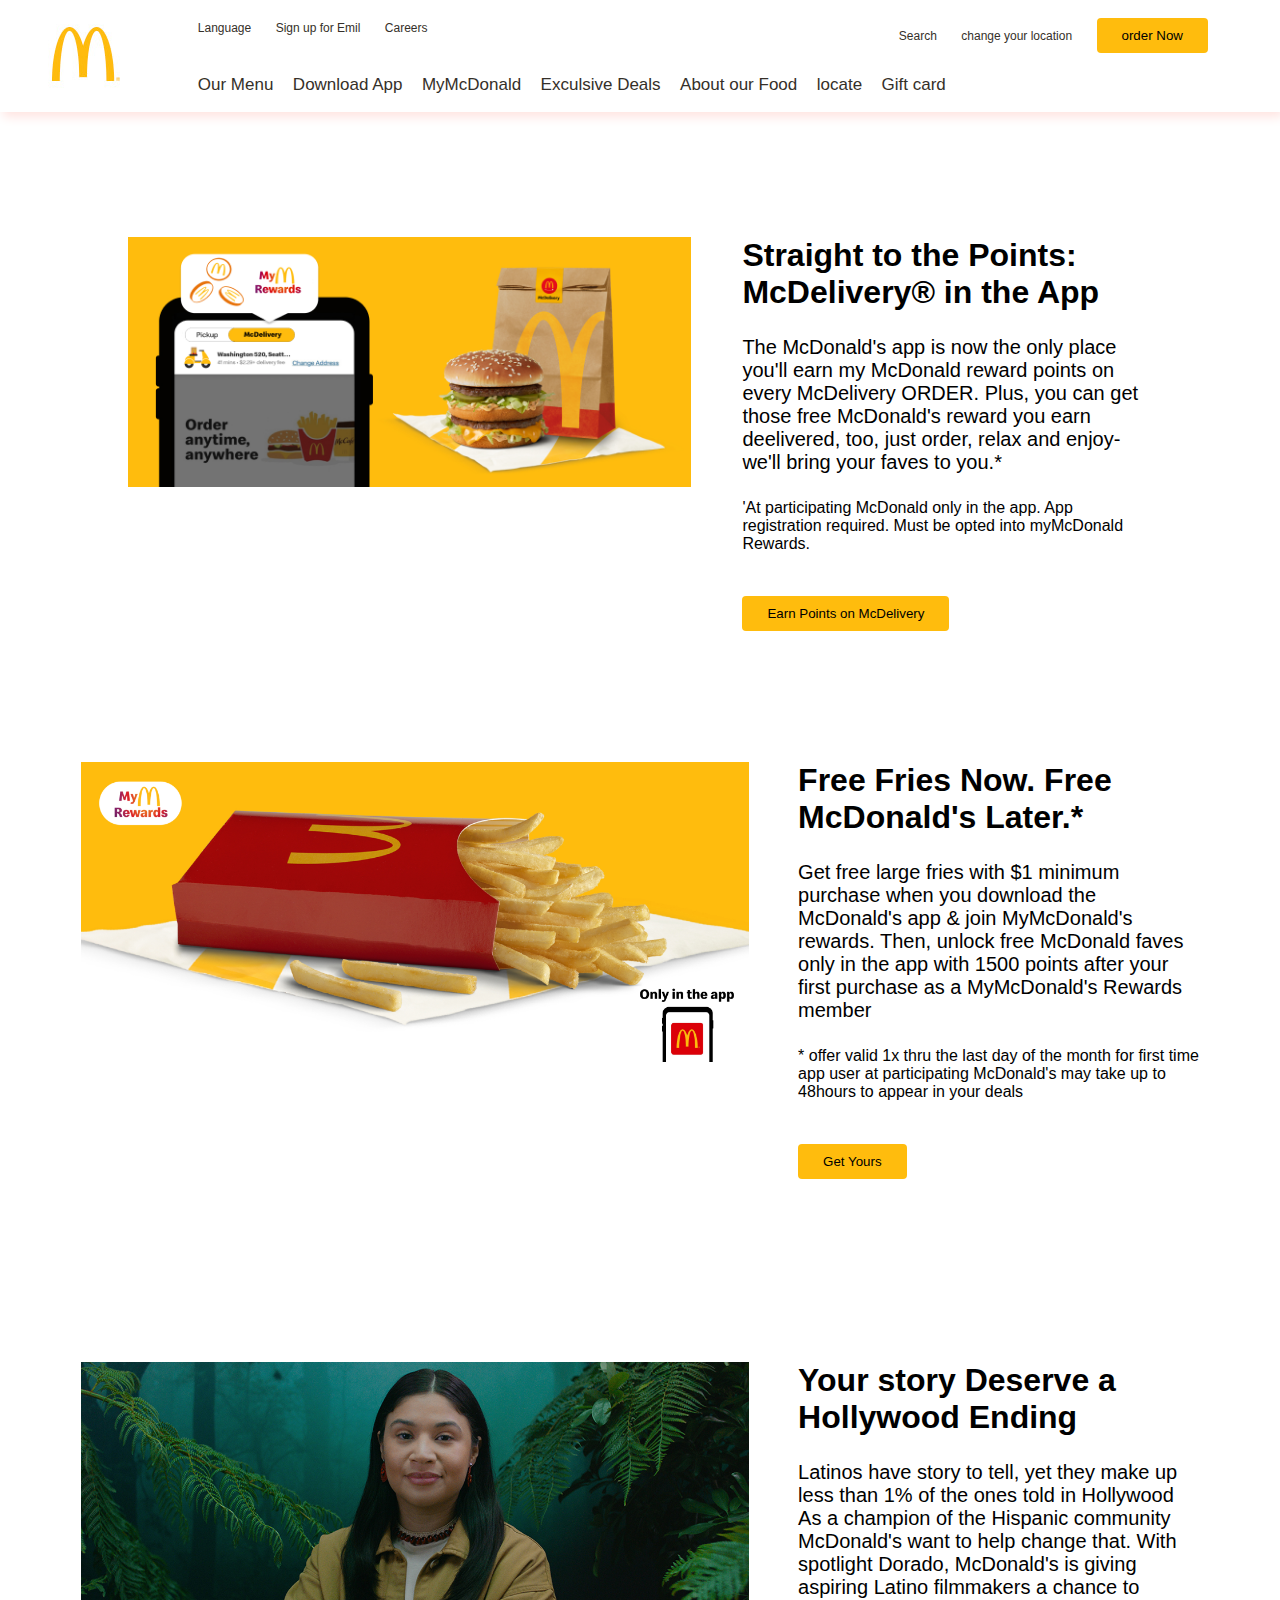
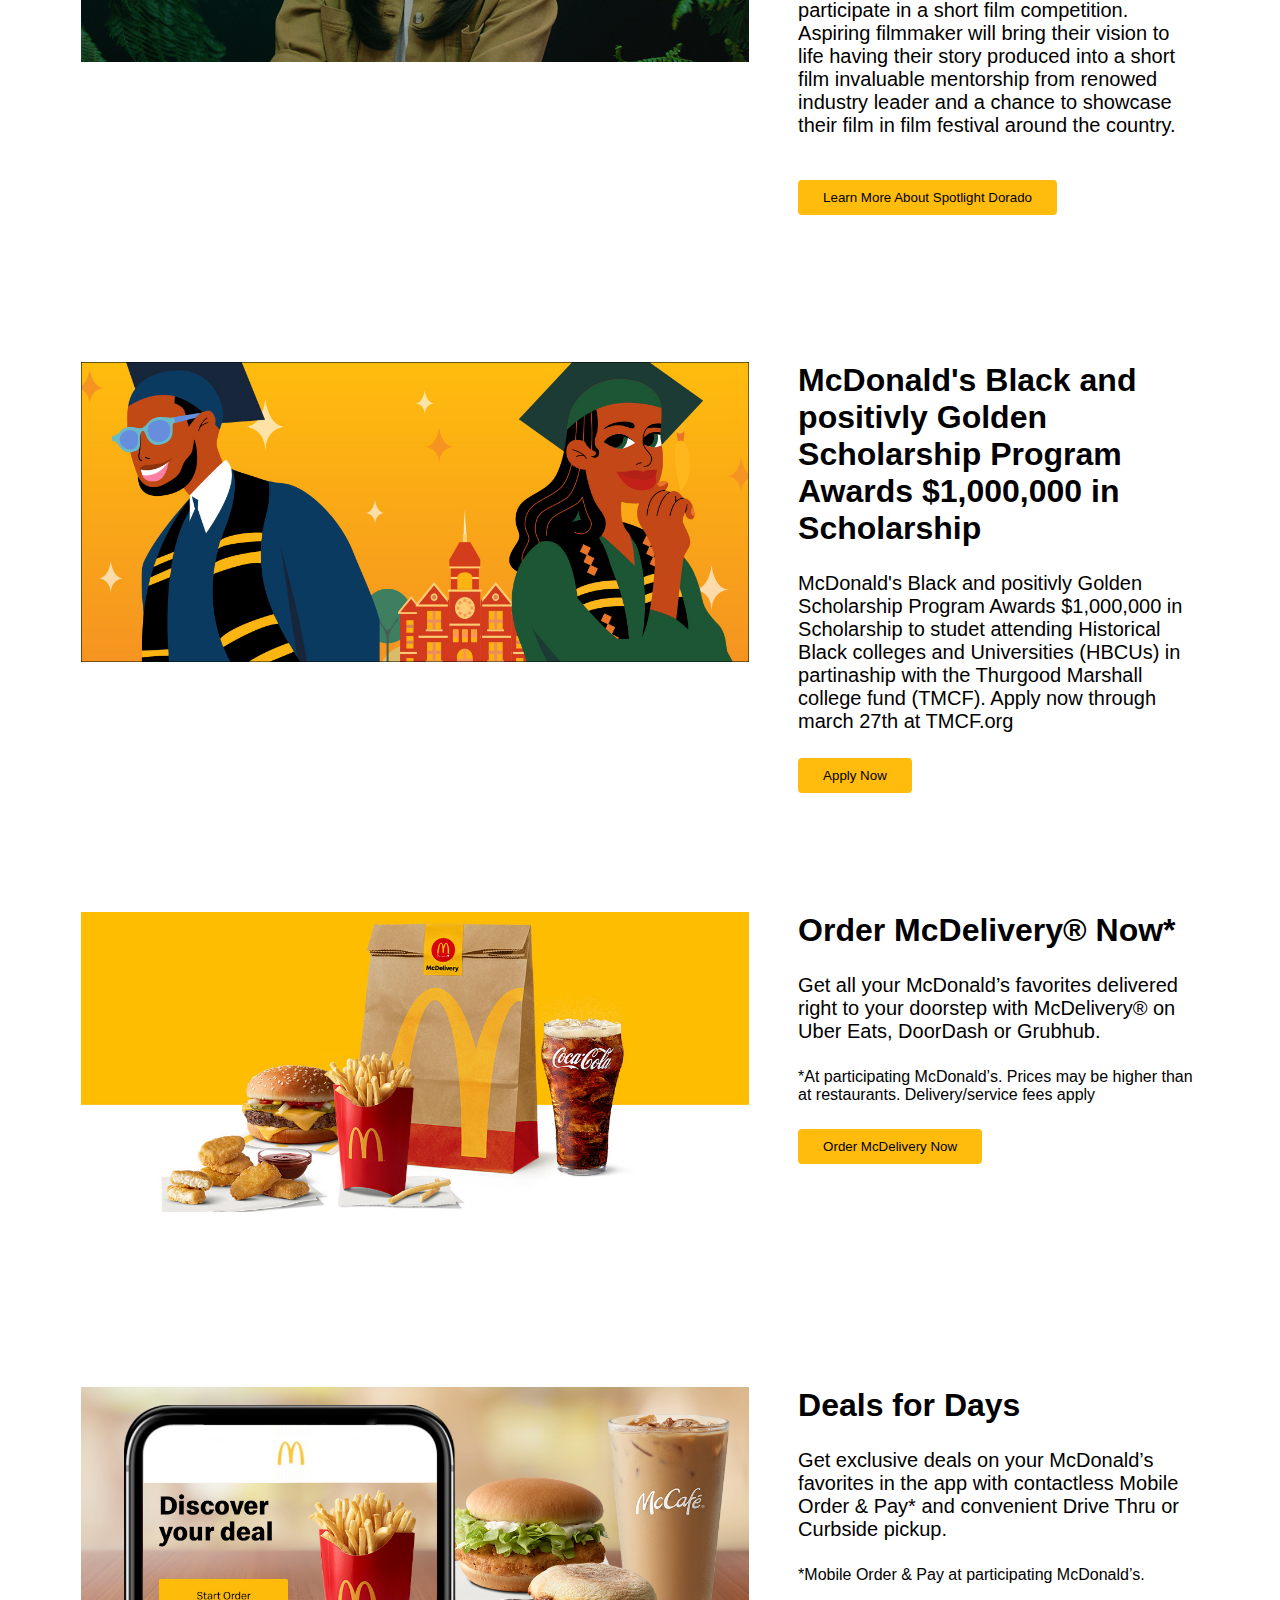
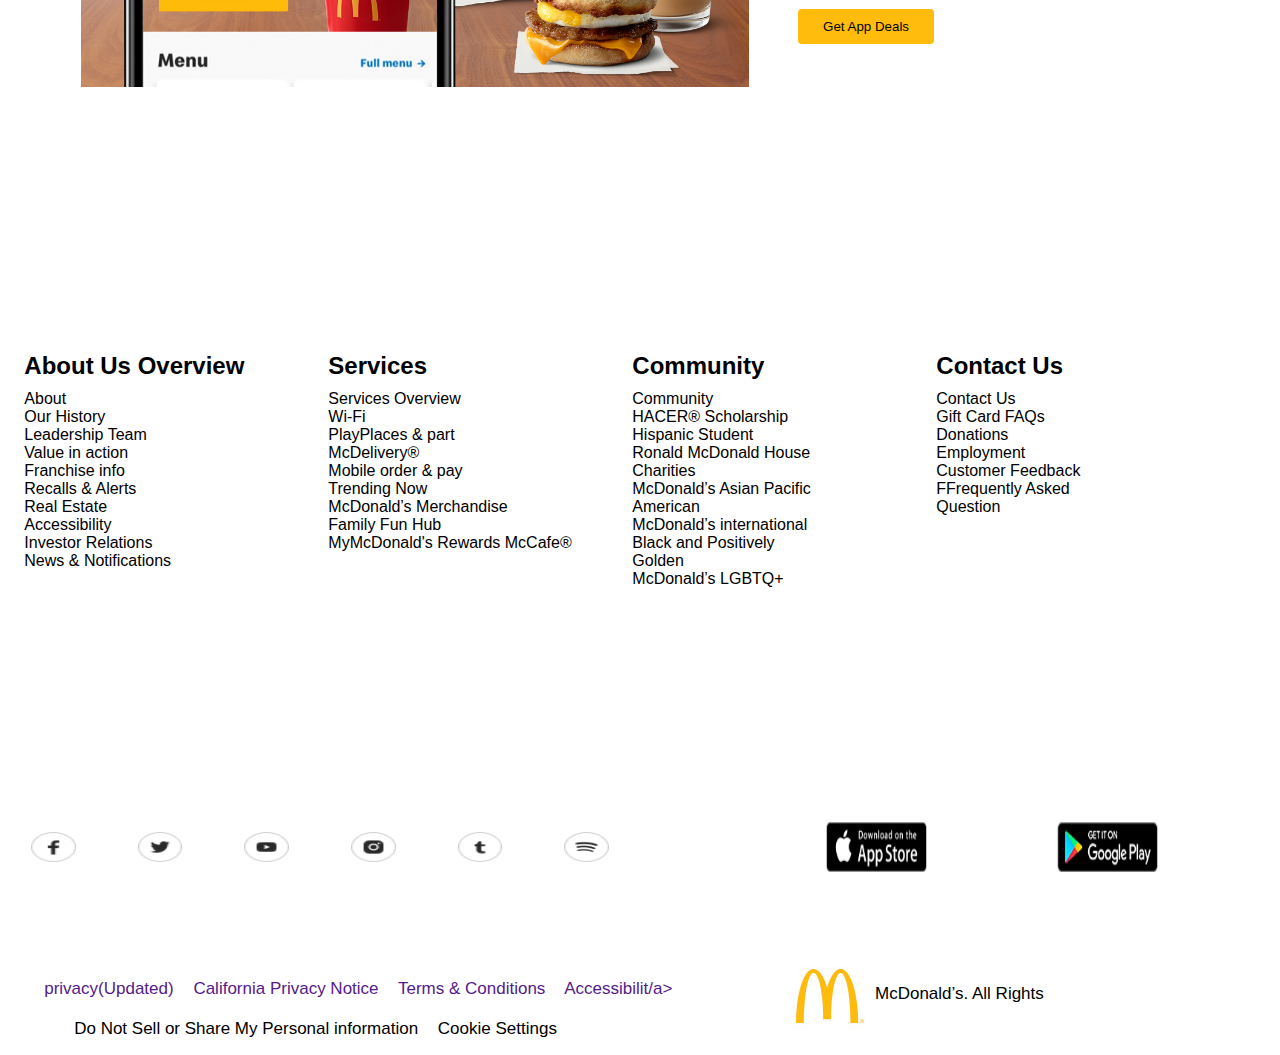
<file: index.html>
<!DOCTYPE html>
<html lang="en">
<head>
    <meta charset="UTF-8">
    <meta http-equiv="X-UA-Compatible" content="IE=edge">
    <meta name="viewport" content="width=device-width, initial-scale=1.0">
    <title>class1</title>
    <link rel="stylesheet" href="index.css">
</head>
<body>
    <div class="nav">
      <div class="navBar">
        <div class="logo"><img src="./images/mc donalds logo.jpg" alt=""></div>
        <div class="mainMenu">
            <div class="Menu1">
            <div>
                <a href="">Language</a>
                <a href="file:///C:/Users/EBUBE%20AFOREKEZIE/Desktop/Rework/Lab%20class/class1/Email.html">Sign up for Emil</a>
                <a href="">Careers</a>
            </div>
            <div class="Menu1-left">
                <a href="">Search</a>
                <a class="location" href="">change your location</a>
                <button>order Now</button>
            </div>
          </div>

          <div class="Menu2">
             <a href="">Our Menu</a>
             <a href="">Download App</a>
             <a href="">MyMcDonald</a>
             <a href="file:///C:/Users/EBUBE%20AFOREKEZIE/Desktop/Rework/Lab%20class/class1/index.html">Exculsive Deals</a>
             <a href="">About our Food</a> 
             <a href="">locate</a>
             <a href="">Gift card</a>
          </div>
        </div>
      </div>
     </div>

     <div class="section1">
        <div class="first"><img src="./images/mc-image1.jpg" alt=""></div>
        <div class="second"><h1>Straight to the Points: McDelivery&reg; in the App</h1>
     <h5>The McDonald's app is now the only place you'll earn my McDonald reward points on every McDelivery ORDER. Plus, you can get those free McDonald's reward you earn deelivered, too, just order, relax and enjoy-
        we'll bring your faves to you.*</h5>
        <p>
        'At participating McDonald only in the app. App registration required. Must be opted
        into myMcDonald Rewards.
      </p>
     <br>
     <button>Earn Points on McDelivery</button></div>
     
     </div>

     <div class="section2">
        <div class="first"><img src="./images/mc-image2.jpg" alt=""></div>
        <div class="second"><h1>Free Fries Now. Free McDonald's Later.*</h1>
     <h5>Get free large fries with $1 minimum purchase when you download the McDonald's app & join MyMcDonald's rewards. Then, unlock free McDonald faves only in the app with 1500 points after your first purchase as a MyMcDonald's Rewards member </h5>
        <p>
        * offer valid 1x thru the last day of the month for first time app user at participating McDonald's may take up to 48hours to appear in your deals
     </p>
     <br>
     <button>Get Yours</button></div>
     </div>
      <div class="section3">
        <div class="first"><img src="./images/mc-image3.jpg" alt=""></div>
        <div class="second"><h1>Your story Deserve a Hollywood Ending</h1>
     <h5>Latinos have story to tell, yet they make up less than 1% of the ones told in Hollywood As a champion of the Hispanic community McDonald's want to help change that. With spotlight Dorado, McDonald's is giving aspiring Latino filmmakers a chance to participate in a short film competition. Aspiring filmmaker will bring their vision to life  having their story produced into a short film invaluable mentorship from renowed industry leader and a chance to showcase their film in film festival around the country.</h5>
     <br>
     <button>Learn More About Spotlight Dorado</button></div>
     </div>

     <div class="section4">
        <div class="first"><img src="./images/mc-image4.jpg" alt=""></div>
        <div class="second"><h1>McDonald's Black and positivly Golden Scholarship Program Awards $1,000,000 in  Scholarship</h1>
            <h5>McDonald's Black and positivly Golden Scholarship Program Awards $1,000,000 in  Scholarship to studet attending Historical Black colleges and Universities (HBCUs) in partinaship with the Thurgood Marshall college fund (TMCF). Apply now through march 27th at TMCF.org</h5>
            <button>Apply Now</button>
       </div>
     </div>

     <div class="section5">
        <div class="first"><img src="./images/mc-image5.jpg" alt=""></div>
        <div class="second"><h1>Order McDelivery&reg; Now*</h1>
            <h5>Get all your McDonald’s favorites delivered right to your doorstep with McDelivery® on Uber Eats, DoorDash or Grubhub.</h5>
            <p>*At participating McDonald’s. Prices may be higher than at restaurants. Delivery/service fees apply</p>
            <button>Order McDelivery Now</button>
        </div>
        </div>
    
        <div class="section6">
            <div class="first"><img src="./images/mc-image6.jpg" alt=""></div>
            <div class="second"><h1>Deals for Days</h1>
                <h5>Get exclusive deals on your McDonald’s favorites in the app with contactless Mobile Order & Pay* and convenient Drive Thru or Curbside pickup.</h5>
                <p>*Mobile Order & Pay at participating McDonald’s.</p>
                <button>Get App Deals</button>
            </div>
            </div>

            <div class="infor">
                <div>
                    <h2>About Us Overview</h2>
                    <p>
                     About <br>
                     Our History <br>
                     Leadership Team <br>
                     Value in action <br>
                     Franchise info <br>
                     Recalls & Alerts <br>
                     Real Estate <br>
                     Accessibility <br>
                     Investor Relations <br>
                     News & Notifications
                    </p>
                </div>
                <div>
                    <h2>Services</h2>
                    <p>
                        Services Overview <br>
                        Wi-Fi <br>
                        PlayPlaces & part <br>
                        McDelivery&reg; <br>
                        Mobile order & pay <br>
                        Trending Now <br>
                        McDonald’s Merchandise <br>
                        Family Fun Hub <br>
                        MyMcDonald's Rewards
                        McCafe&reg;
                    </p>
                </div>
                <div>
                  <h2>Community</h2>
                  <p>
                  Community <br>
                  HACER&reg; Scholarship <br>
                  Hispanic Student <br>
                  Ronald McDonald House <br>
                  Charities <br>
                  McDonald’s Asian Pacific <br>
                  American <br>
                  McDonald’s international <br>
                  Black and Positively <br>
                  Golden <br>
                  McDonald’s LGBTQ+
                 </p>  
                </div>

               <div>
                <h2>Contact Us</h2>
                <p>
                    Contact Us <br>
                    Gift Card FAQs <br>
                    Donations <br>
                    Employment <br>
                    Customer Feedback <br>
                    FFrequently Asked <br>
                    Question 
                </p>
               </div>
            </div>
       
    <div class="first-footer">
        <div class="link">
            <div><img src="./images/mc-facebook.png" alt=""></div>
            <div><img src="./images/mc-twitter.png" alt=""></div>
            <div><img src="./images/mc-youtube.png" alt=""></div>
            <div><img src="./images/mc-instagram.png" alt=""></div>
            <div><img src="./images/mc-tumblr.png" alt=""></div>
            <div><img src="./images/mc-spotify.png" alt=""></div>
        </div>
        <div class="download">
            <div><img src="./images/mc-app_store_badge.png" alt=""></div>
            <div><img src="./images/mc-google_play_badge.png" alt=""></div>
        </div>
    </div>

    <div class="second-footer">
        <div class="mom">
            <div class="child1">
                <a href="">privacy(Updated)</a>
                <a href="">California Privacy Notice</a>
                <a href="">Terms & Conditions</a>
                <a href="">Accessibilit/a>
            </div>
            <div class="child2">
                <a href=""></a>Do Not Sell or Share My Personal information
              <a href=""></a>Cookie Settings</div>
        </div>
        <div class="one"><img src="./images/mc-arches-logo_108x108.jpg" alt=""></div>
        <div class="last"> <p> McDonald’s. All Rights </p></div>
    </div>
</body>
</html>
</file>
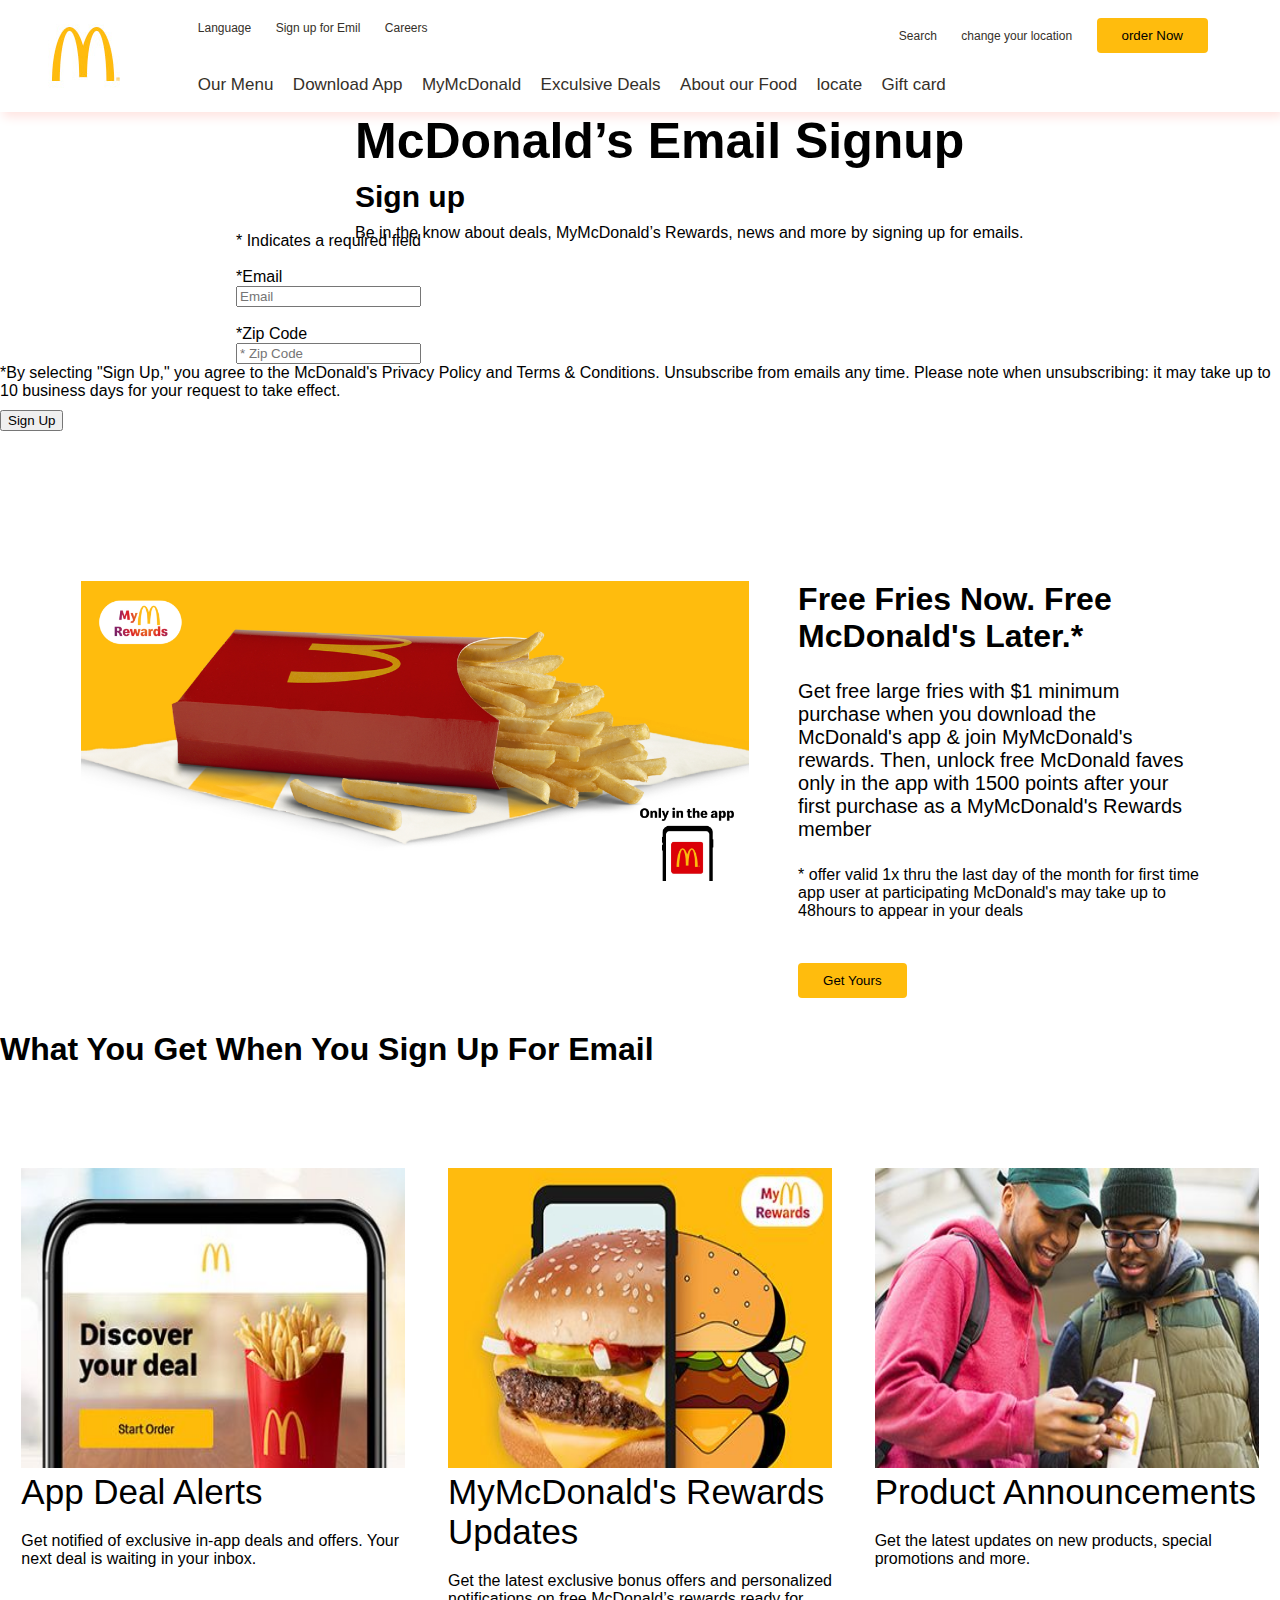
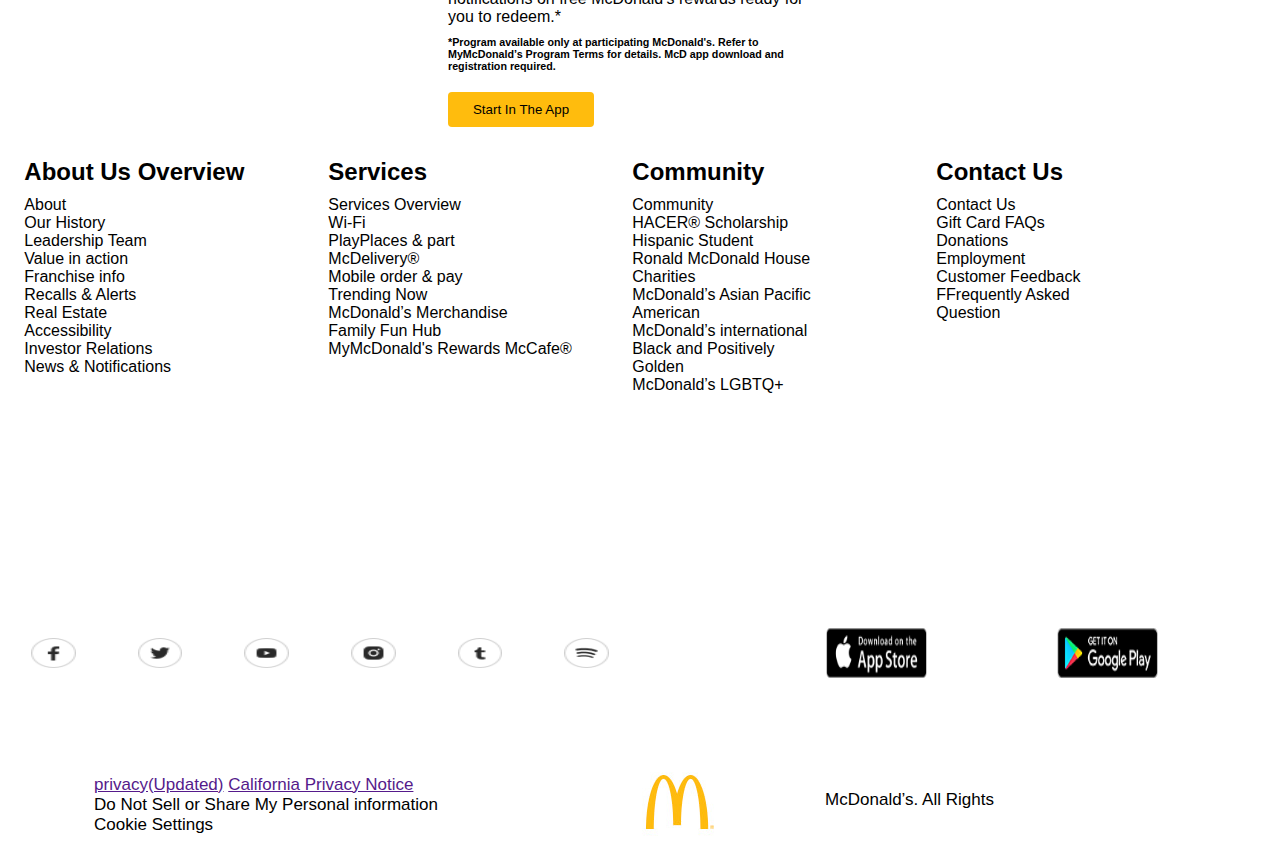
<file: Email.html>
<!DOCTYPE html>
<html lang="en">
<head>
    <meta charset="UTF-8">
    <meta http-equiv="X-UA-Compatible" content="IE=edge">
    <meta name="viewport" content="width=device-width, initial-scale=1.0">
    <title>Document</title>
    <link rel="stylesheet" href="index.css">
</head>
<body>
    <div class="nav">
        <div class="navBar">
          <div class="logo"><img src="./images/mc donalds logo.jpg" alt=""></div>
          <div class="mainMenu">
              <div class="Menu1">
              <div>
                  <a href="">Language</a>
                  <a href="file:///C:/Users/EBUBE%20AFOREKEZIE/Desktop/Rework/Lab%20class/class1/Email.html">Sign up for Emil</a>
                  <a href="">Careers</a>
              </div>
              <div class="Menu1-left">
                  <a href="">Search</a>
                  <a class="location" href="">change your location</a>
                  <button>order Now</button>
              </div>
            </div>
  
            <div class="Menu2">
               <a href="">Our Menu</a>
               <a href="">Download App</a>
               <a href="">MyMcDonald</a>
               <a href="file:///C:/Users/EBUBE%20AFOREKEZIE/Desktop/Rework/Lab%20class/class1/index.html">Exculsive Deals</a>
               <a href="">About our Food</a> 
               <a href="">locate</a>
               <a href="">Gift card</a>
            </div>
          </div>
        </div>
       </div>

       <div class="head">
        <h1>McDonald’s Email Signup</h1>
        <h3>Sign up</h3>
        <p>Be in the know about deals, MyMcDonald’s Rewards, news and more by signing up for emails.</p>
       </div>

      <div class="zip"> <form >
        <label >* Indicates a required field</label><br><br>

        <label >*Email</label>
        <br>
        <input type="email" placeholder="Email">
        <br>
        <br>
        <label>*Zip Code</label><br>
        <input type="text" placeholder="* Zip Code">
       </form>
      </div>   
       <div class="head1">
        <p>*By selecting "Sign Up," you agree to the McDonald's Privacy Policy and Terms & Conditions. Unsubscribe from emails any time. Please note when unsubscribing: it may take up to 10 business days for your request to take effect.</p>
        <button>Sign Up</button>
        </div>
      
        <div class="section1-e">
            <div class="first"><img src="./images/mc-image2.jpg" alt=""></div>
        <div class="second"><h1>Free Fries Now. Free McDonald's Later.*</h1>
     <h5>Get free large fries with $1 minimum purchase when you download the McDonald's app & join MyMcDonald's rewards. Then, unlock free McDonald faves only in the app with 1500 points after your first purchase as a MyMcDonald's Rewards member </h5>
        <p>
        * offer valid 1x thru the last day of the month for first time app user at participating McDonald's may take up to 48hours to appear in your deals
     </p>
     <br>
     <button>Get Yours</button></div>
        </div>

        <div class="section2-e">
            <h1>What You Get When You Sign Up For Email</h1>

            <div class="image-sec">
                <div><img src="./images/app deal alerts.jpg" alt="">
                <h3>App Deal Alerts</h3>
                  <p>Get notified of exclusive in-app deals and offers. Your next deal is waiting in your inbox.</p></div>
                <div>
                    <img src="./images/mc-reward.jpg" alt="">
                    <h3>MyMcDonald's Rewards Updates</h3>
                 <p>Get the latest exclusive bonus offers and personalized notifications on free McDonald’s rewards ready for you to redeem.*</p>
                 <h6>*Program available only at participating McDonald's. Refer to MyMcDonald’s Program Terms for details. McD app download and registration required.</h6>

                 <button>Start In The App</button>
                </div>
                <div>
                    <img src="./images/product anocement.jpg" alt="">
                    <h3>Product Announcements</h3>
                    <p>Get the latest updates on new products, special promotions and more.</p>
                </div>
            </div>
        </div>

        <div class="infor">
            <div>
                <h2>About Us Overview</h2>
                <p>
                 About <br>
                 Our History <br>
                 Leadership Team <br>
                 Value in action <br>
                 Franchise info <br>
                 Recalls & Alerts <br>
                 Real Estate <br>
                 Accessibility <br>
                 Investor Relations <br>
                 News & Notifications
                </p>
            </div>
            <div>
                <h2>Services</h2>
                <p>
                    Services Overview <br>
                    Wi-Fi <br>
                    PlayPlaces & part <br>
                    McDelivery&reg; <br>
                    Mobile order & pay <br>
                    Trending Now <br>
                    McDonald’s Merchandise <br>
                    Family Fun Hub <br>
                    MyMcDonald's Rewards
                    McCafe&reg;
                </p>
            </div>
            <div>
              <h2>Community</h2>
              <p>
              Community <br>
              HACER&reg; Scholarship <br>
              Hispanic Student <br>
              Ronald McDonald House <br>
              Charities <br>
              McDonald’s Asian Pacific <br>
              American <br>
              McDonald’s international <br>
              Black and Positively <br>
              Golden <br>
              McDonald’s LGBTQ+
             </p>  
            </div>

           <div>
            <h2>Contact Us</h2>
            <p>
                Contact Us <br>
                Gift Card FAQs <br>
                Donations <br>
                Employment <br>
                Customer Feedback <br>
                FFrequently Asked <br>
                Question 
            </p>
           </div>
        </div>
   
<div class="first-footer">
    <div class="link">
        <div><img src="./images/mc-facebook.png" alt=""></div>
        <div><img src="./images/mc-twitter.png" alt=""></div>
        <div><img src="./images/mc-youtube.png" alt=""></div>
        <div><img src="./images/mc-instagram.png" alt=""></div>
        <div><img src="./images/mc-tumblr.png" alt=""></div>
        <div><img src="./images/mc-spotify.png" alt=""></div>
    </div>
    <div class="download">
        <div><img src="./images/mc-app_store_badge.png" alt=""></div>
        <div><img src="./images/mc-google_play_badge.png" alt=""></div>
    </div>
</div>

<div class="second-footer">
    <div class="mom">
        <div>
            <a href="">privacy(Updated)</a>
            <a href="">California Privacy Notice</a>
            <a href=""></a>
            <a href=""></a>
        </div>
        <div><a href=""></a>Do Not Sell or Share My Personal information</div>
        <div><a href=""></a>Cookie Settings</div>
    </div>
    <div class="one"><img src="./images/mc-arches-logo_108x108.jpg" alt=""></div>
    <div class="last"> <p> McDonald’s. All Rights </p></div>
</div>
</body>
</html>
</file>
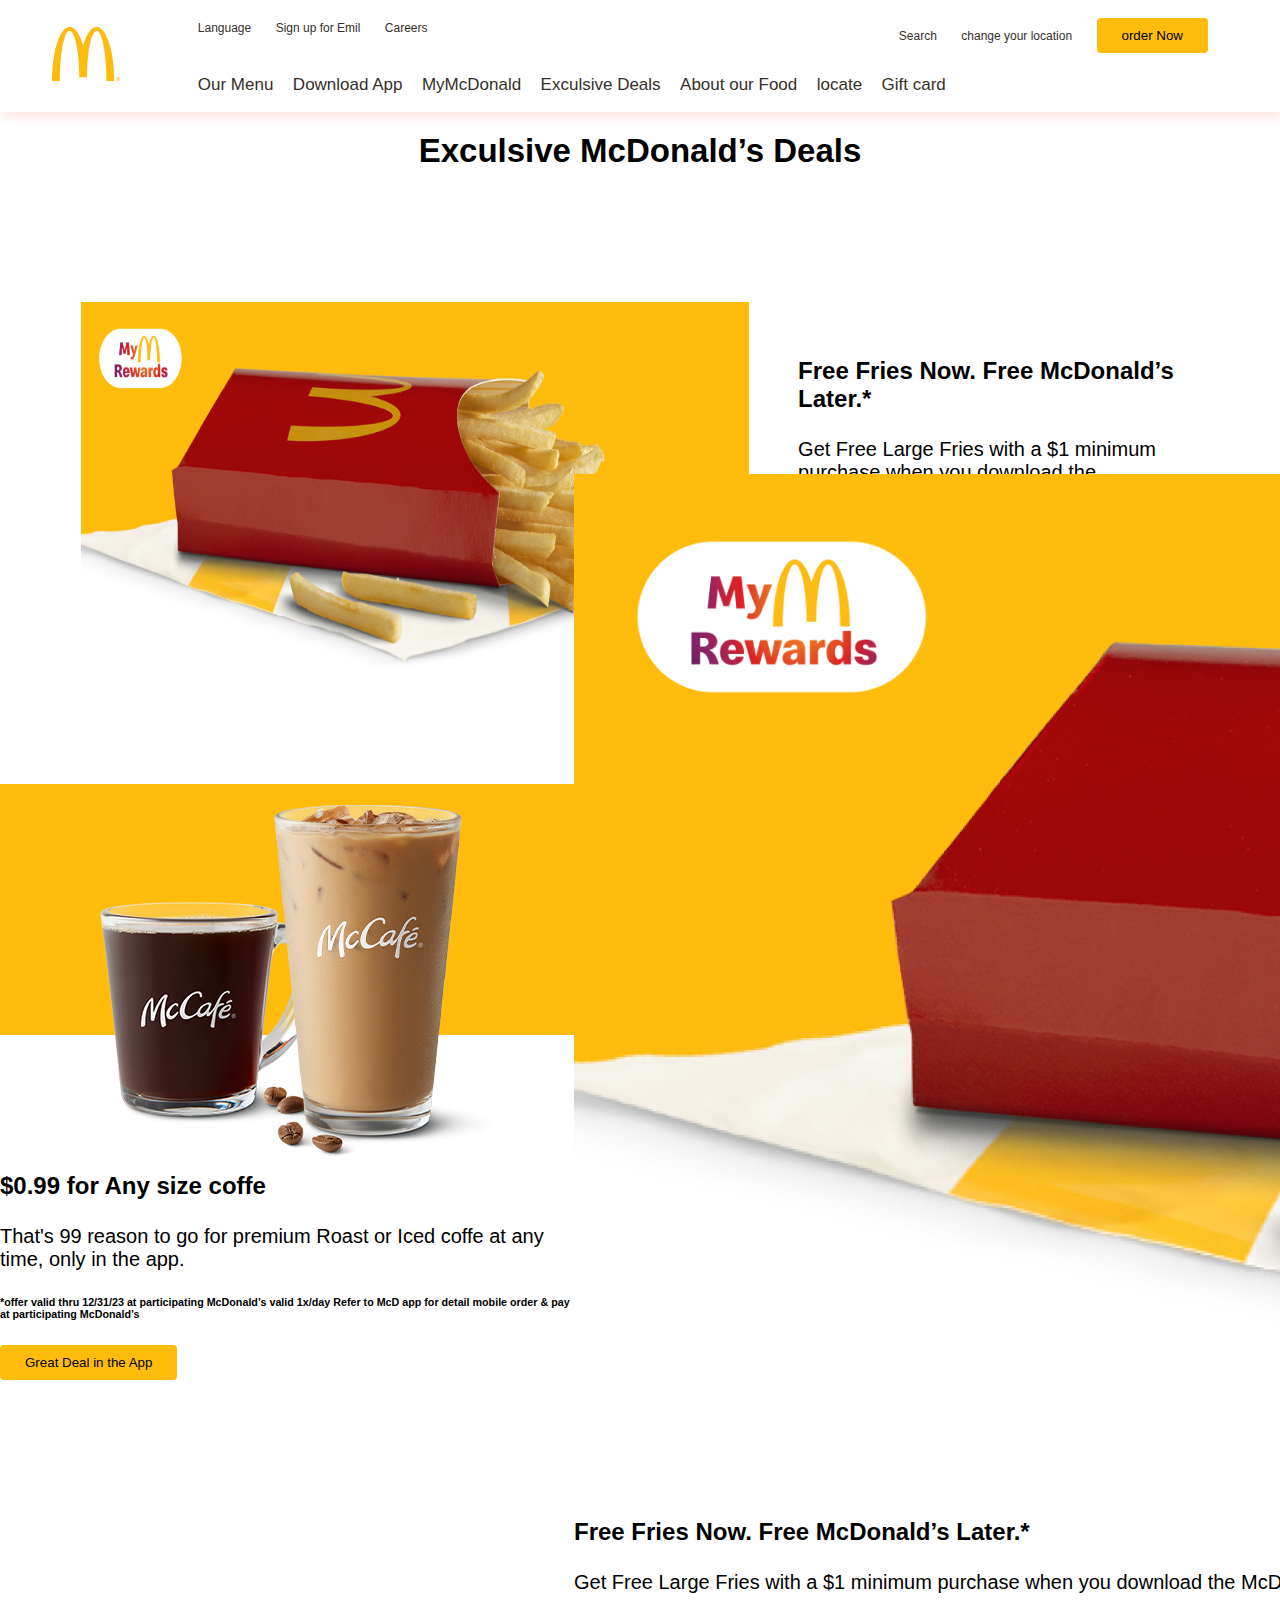
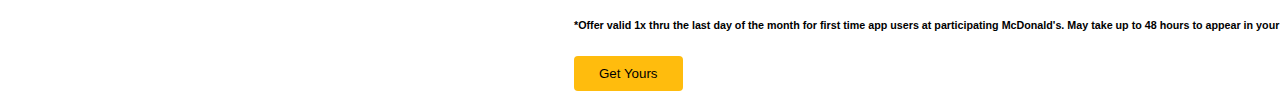
<file: exculsive deals.html>
<!DOCTYPE html>
<html lang="en">
<head>
    <meta charset="UTF-8">
    <meta http-equiv="X-UA-Compatible" content="IE=edge">
    <meta name="viewport" content="width=device-width, initial-scale=1.0">
    <title>Document</title>
    <link rel="stylesheet" href="index.css">
</head>
<body>
    <div class="nav">
        <div class="navBar">
          <div class="logo"><img src="./images/mc donalds logo.jpg" alt=""></div>
          <div class="mainMenu">
              <div class="Menu1">
              <div>
                  <a href="">Language</a>
                  <a href="file:///C:/Users/EBUBE%20AFOREKEZIE/Desktop/Rework/Lab%20class/class1/Email.html">Sign up for Emil</a>
                  <a href="">Careers</a>
              </div>
              <div class="Menu1-left">
                  <a href="">Search</a>
                  <a class="location" href="">change your location</a>
                  <button>order Now</button>
              </div>
            </div>
  
            <div class="Menu2">
               <a href="">Our Menu</a>
               <a href="">Download App</a>
               <a href="">MyMcDonald</a>
               <a href="file:///C:/Users/EBUBE%20AFOREKEZIE/Desktop/Rework/Lab%20class/class1/index.html">Exculsive Deals</a>
               <a href="">About our Food</a> 
               <a href="">locate</a>
               <a href="">Gift card</a>
            </div>
          </div>
        </div>
       </div>


       <div class="notep">
        <h2>Exculsive McDonald’s Deals</h2>
       </div>

       <div class="section1-ed">
        <div class="banner-ed"><img src="./images/mc-image2.jpg" alt=""></div>
        <div class="np">
            <h2>Free Fries Now. Free McDonald’s Later.*</h2>
            <p>Get Free Large Fries with a $1 minimum purchase when you download the McDonald’s app & join MyMcDonald’s Rewards. Then, unlock free McDonald’s faves only in the app with 1500 points after your first purchase as a MyMcDonald’s Rewards member.</p>
            <h6>*Offer valid 1x thru the last day of the month for first time app users at participating McDonald's. May take up to 48 hours to appear in your deals. Excludes delivery. Excludes tax. Free MyMcDonald’s Rewards points valid 1x thru 12/31/23 for first time MyMcDonald’s Rewards users. Program available only at participating McDonald’s. McD app download and registration required.</h6>
            <button>Get Yours</button>
        </div>  
       </div>

     <div class="section2-ed">
        <div class="class1">
            <div class="banner-ed"><img src="./images/mc-cafe.png" alt=""></div>
        <div class="np">
            <h2>$0.99 for Any size coffe</h2>
            <p>That's 99 reason to go for premium Roast or Iced coffe at any time, only in the app.</p>
            <h6>*offer valid thru 12/31/23 at participating McDonald’s valid 1x/day Refer to McD app for detail mobile order & pay at participating McDonald’s</h6>
            <button>Great Deal in the App</button>
        </div>  
        </div>

        <div class="class2">
            <div class="banner-ed"><img src="./images/mc-image2.jpg" alt=""></div>
        <div class="np">
            <h2>Free Fries Now. Free McDonald’s Later.*</h2>
            <p>Get Free Large Fries with a $1 minimum purchase when you download the McDonald’s app & join MyMcDonald’s Rewards. Then, unlock free McDonald’s faves only in the app with 1500 points after your first purchase as a MyMcDonald’s Rewards member.</p>
            <h6>*Offer valid 1x thru the last day of the month for first time app users at participating McDonald's. May take up to 48 hours to appear in your deals. Excludes delivery. Excludes tax. Free MyMcDonald’s Rewards points valid 1x thru 12/31/23 for first time MyMcDonald’s Rewards users. Program available only at participating McDonald’s. McD app download and registration required.</h6>
            <button>Get Yours</button>
        </div>  
        </div>
      </div>
</body>
</html>
</file>
<file: index.css>
*{
    margin: 0;
    font-family: sans-serif;
}

.nav{
box-shadow: 3px 5px 10px  mistyrose;

}

.navBar {
    display: flex;
    align-items: center;
    justify-content: space-between;
    width: 95%;
    margin:auto;
}

.logo {
    width: 15%;
}

.mainMenu{
    width:95%;
}

.Menu1 a,
.Menu2 a{
    text-decoration: none;
    font-size: 12px;
}

.Menu1 {
    display: flex;
    justify-content: space-between;
    margin-bottom: 22px;
}

.menu1-left{
    /* margin-left: 140px; */
}

.Menu1 a{
    padding-right: 20px;
    color: #353029;
}

.Menu2 a{
padding-right: 15px;
font-size: 17px;
color: #353029;
}

.Menu1 button {
background-color: #ffbc0d;
padding: 10px 25px;
border: none;
border-radius: 4px;
margin-right: 40px;
}

.menu .location{
text-decoration: underline;
color: #6d6fb3;
}

.zip{
    width: 80%;
    margin:auto;
    margin-right: 20px;
}

.section1{
    display: flex;
    align-items: center;
    justify-content: space-between;
    text-align: left;
    height: 500px;
    width: 80%;
    margin: auto;
}

.section1 .first{
    height: 250px;
    width: 55%;
}



.section1 .first img {
    height: 100%;
    width: 100%;
}

.second {
    height: 250px;
    width: 40%;
}

.second h1,
.second h5,
.second p {
    margin-bottom: 25px;
}

.second h1{
    font-weight: 900;
}

.second h5{
    font-size: 20px;
}

.second button {
    background-color: #ffbc0d;
    padding: 10px 25px;
    border: none;
    border-radius: 4px;
    margin-right: 40px;
}

.section2 {
    margin: auto;
    display: flex;
    align-items: center;
    justify-content: space-evenly;
    text-align: left;
    width: 95%;
    height: 600px;
}

.section2 .first {
    height: 300px;
    width: 55%;
}

.section2 .first img{
    height: 100%;
    width: 100%;
}

.section2 .second {
    height: 300px;
    width: 33%;
}

.second h1,
.second h5,
.second p {
    margin-bottom: 25px;
}

.second h1{
    font-weight: 900;
}

.second h5{
    font-size: 20px;
    font-weight: 200;
}

.second button {
    background-color: #ffbc0d;
    padding: 10px 25px;
    border: none;
    border-radius: 4px;
    margin-right: 40px;
}

.section3 {
    margin: auto;
    display: flex;
    align-items: center;
    justify-content: space-evenly;
    text-align: left;
    width: 95%;
    height: 600px;
}

.section3 .first {
    height: 300px;
    width: 55%;
}

.section3 .first img{
    height: 100%;
    width: 100%;
}

.section3 .second {
    height: 300px;
    width: 33%;
}

.second h1,
.second h5,
.second p {
    margin-bottom: 25px;
}

.second h1{
    font-weight: 900;
}

.second h5{
    font-size: 20px;
    font-weight: 200;
}

.second button {
    background-color: #ffbc0d;
    padding: 10px 25px;
    border: none;
    border-radius: 4px;
    margin-right: 40px;
}


.section4 {
    margin: auto;
    display: flex;
    align-items: center;
    justify-content: space-evenly;
    text-align: left;
    width: 95%;
    height: 600px;
}

.section4 .first {
    height: 300px;
    width: 55%;
}

.section4 .first img{
    height: 100%;
    width: 100%;
}

.section4 .second {
    height: 300px;
    width: 33%;
}

.second h1,
.second h5,
.second p {
    margin-bottom: 25px;
}

.second h1{
    font-weight: 900;
}

.second h5{
    font-size: 20px;
    font-weight: 200;
}

.second button {
    background-color: #ffbc0d;
    padding: 10px 25px;
    border: none;
    border-radius: 4px;
    margin-right: 40px;
}

.section5 {
    margin: auto;
    display: flex;
    align-items: center;
    justify-content: space-evenly;
    text-align: left;
    width: 95%;
    height: 500px;
}

.section5 .first {
    height: 300px;
    width: 55%;
}

.section5 .first img{
    height: 100%;
    width: 100%;
}

.section5 .second {
    height: 300px;
    width: 33%;
}

.second h1,
.second h5,
.second p {
    margin-bottom: 25px;
}

.second h1{
    font-weight: 900;
}

.second h5{
    font-size: 20px;
    font-weight: 200;
}

.second button {
    background-color: #ffbc0d;
    padding: 10px 25px;
    border: none;
    border-radius: 4px;
    margin-right: 40px;
}


.section6 {
    margin: auto;
    display: flex;
    align-items: center;
    justify-content: space-evenly;
    text-align: left;
    width: 95%;
    height: 450px;
}

.section6 .first {
    height: 300px;
    width: 55%;
}

.section6 .first img{
    height: 100%;
    width: 100%;
}

.section6 .second {
    height: 300px;
    width: 33%;
}

.second h1,
.second h5,
.second p {
    margin-bottom: 25px;
}

.second h1{
    font-weight: 900;
}

.second h5{
    font-size: 20px;
    font-weight: 200;
}

.second button {
    background-color: #ffbc0d;
    padding: 10px 25px;
    border: none;
    border-radius: 4px;
    margin-right: 40px;
}

.info{
    height:300px ;
    display: flex;
    text-align: left;
    text-decoration: none;
    align-items: center;
    justify-content: space-around;
    width: 95%;
}

.info div {
    height: 250px;
   width: 21%; 
}

.info div h2,
    div p {
margin-bottom: 10px;    
}
          
.first-footer{
    height: 190px;
    display: flex;
    align-items: center;
    justify-content: space-between;
}

.link {
    height: 185px;
    display: flex;
    align-items: center;
    justify-content: space-around;
    width: 50%;
}

.link div {
    height: 30px;
    width: 7%;
}

.link div img {
    height: 100%;
    width: 100%;
}

.second-footer{
    display: flex;
    align-items: center;
    justify-content: space-around;
    width: 85%;
    font-size: 17px;
}

.one{
    width: 1%;
}

.mom{
    width: auto;
}

.child1,
.child2,
.child3 {
    text-decoration: none;
}


.child1 a {
    margin-right: 15px;
    text-decoration: none;
}

.child2 a {
    margin-right: 15px;
}


.child1,
.child2{
    margin-top: 20px;
}

.download {
    height: 185px;
    display: flex;
    align-items: center;
    justify-content: space-evenly;
    width: 45%;
}

.download div {
height: 50px;
width: 20%;
}

.download div img {
    height: 100%;
    width: 100%;
}

.head {
    height: 120px;
    text-align: left;
    margin-left: 355px;
}

.head h1,
h3,
p {
    margin-bottom: 10px;
}

.head h1 {
    font-size: 50px
}

.head h3 {
    font-size: 30px;
}

.head form input{
    height: 120px;
    text-align: left;
    margin-left: auto;
}

.section1-e {
    margin: auto;
    display: flex;
    align-items: center;
    justify-content: space-evenly;
    text-align: left;
    width: 95%;
    height: 600px;
}


.section1-e .first {
    height: 300px;
    width: 55%;
}

.section1-e .first img{
    height: 100%;
    width: 100%;
}

.section1-e .second {
    height: 300px;
    width: 33%;
}

.second h1,
.second h5,
.second p {
    margin-bottom: 25px;
}

.second h1{
    font-weight: 900;
}

.second h5{
    font-size: 20px;
    font-weight: 200;
}

.second button {
    background-color: #ffbc0d;
    padding: 10px 25px;
    border: none;
    border-radius: 4px;
    margin-right: 40px;
}

.section2-e{
    text-align: left;
    font-size: medium;
}

.image-sec{
    display: flex;
    align-items: center;
    justify-content: space-around;
    height: 500px;
}

.image-sec div {
height: 300px;
width: 30%;
}

.image-sec div img {
height: 100%;
width: 100%;
}

.image-sec div h3 {
    font-size: 35px;
    font-weight: 400;
}

.image-sec div button {
    background-color: #ffbc0d;
    padding: 10px 25px;
    border: none;
    border-radius: 4px;
    margin-right: 40px;
}

.image-sec div h3,p,h6{
    margin-bottom: 20px;
}

.infor{
    padding-top: 90px;
    height:500px ;
    display: flex;
    text-align: left;
    text-decoration: none;
    align-items: center;
    justify-content: space-around;
    width: 95%;
}

.infor div {
    height: 350px;
   width: 21%;
   padding-top: 50px; 
}

.infor div h2,
    div p {
margin-bottom: 10px;    
}

.notep {
    height: 75px;
    text-align: center;
    font-weight: 800;
    font-size: 22px;
    margin-top: 20px;
}

.section1-ed {
    margin: auto;
    display: flex;
    align-items: center;
    justify-content: space-evenly;
    text-align: left;
    width: 95%;
    height: 600px;
}


.section1-ed .banner-ed {
    height: 410px;
    width: 55%;
}

.section1-ed .banner-ed img{
    height: 100%;
    width: 100%;
}

.section1-ed .np {
    height: 300px;
    width: 33%;
}

.np h2,
.np p,
.np h6{
    margin-bottom: 25px;
}

.second h2{
    font-weight: 900;
}

.np p{
    font-size: 20px;
    font-weight: 200;
}

.np button {
    background-color: #ffbc0d;
    padding: 10px 25px;
    border: none;
    border-radius: 4px;
    margin-right: 40px;
}

.section2-ed{
    height: 550px;
    display: flex;
    align-items: center;
    justify-content: space-around;
    width: 95%;
}
</file>
